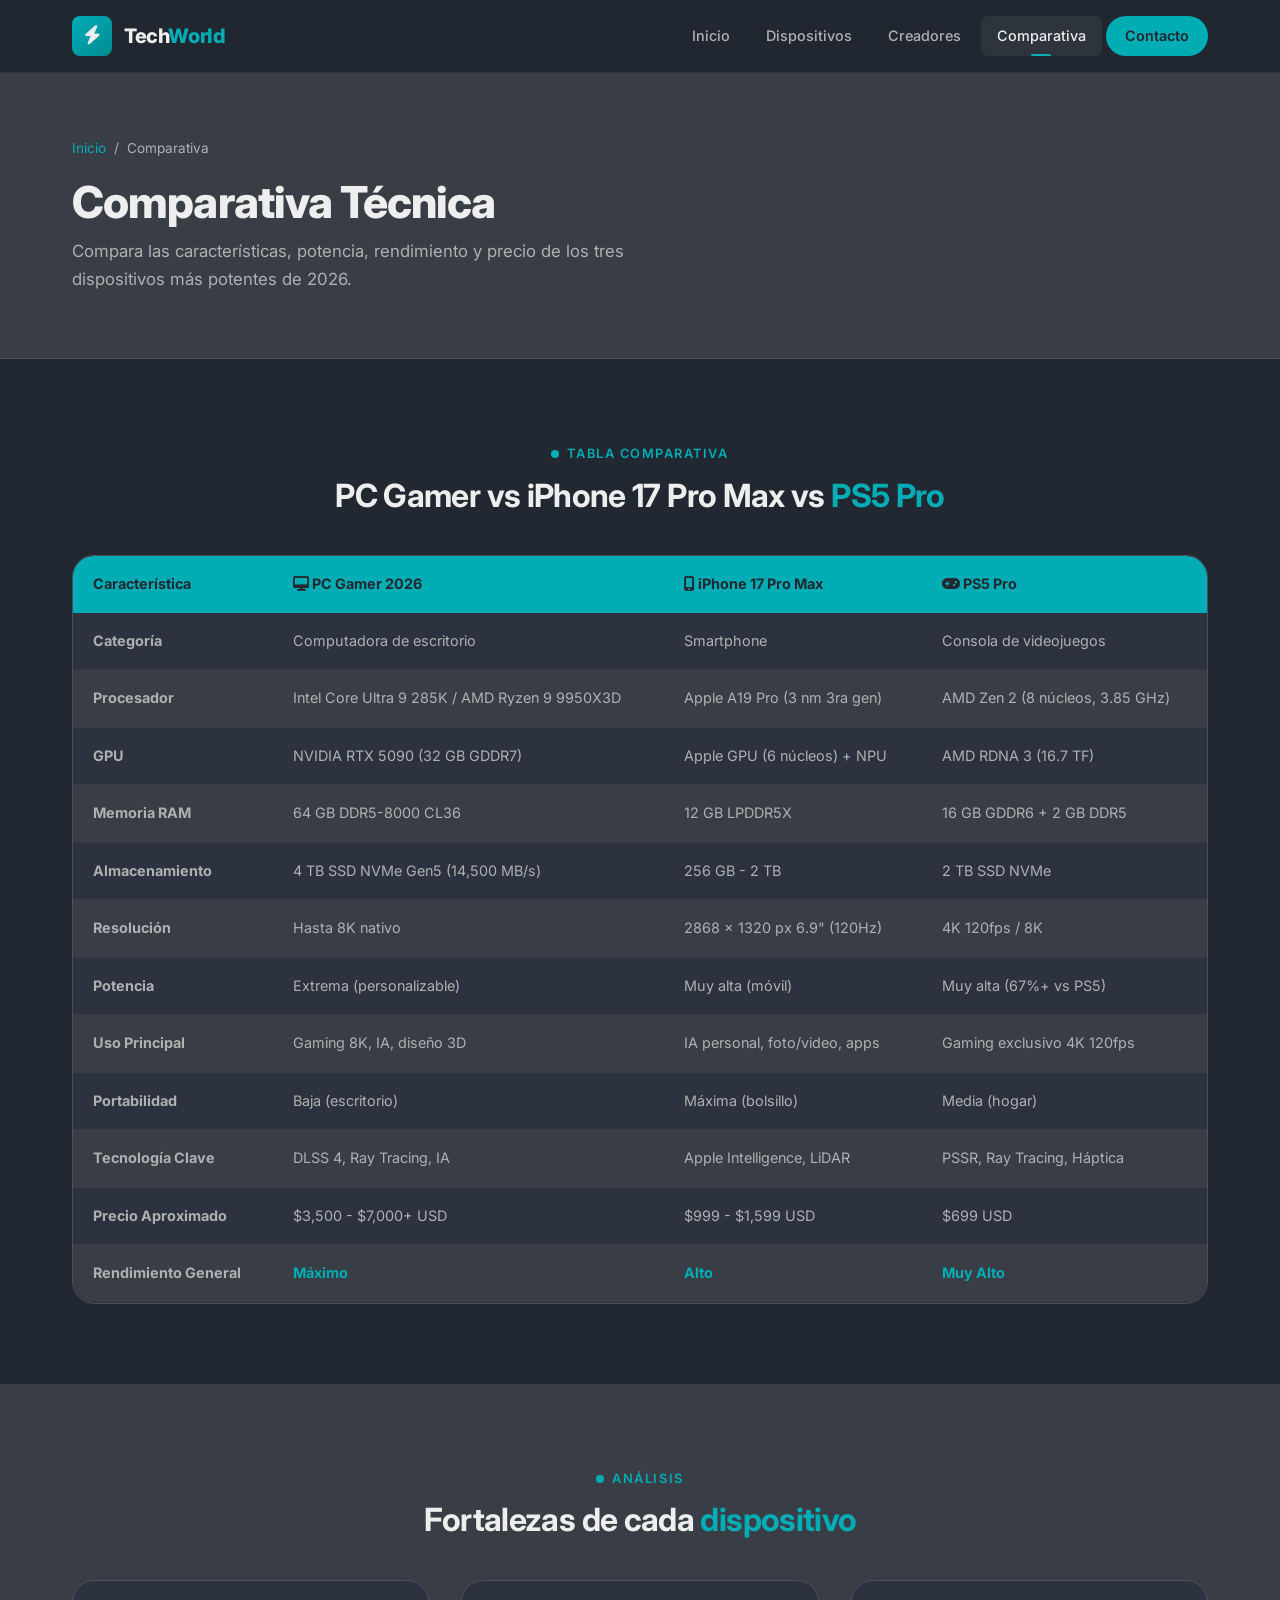
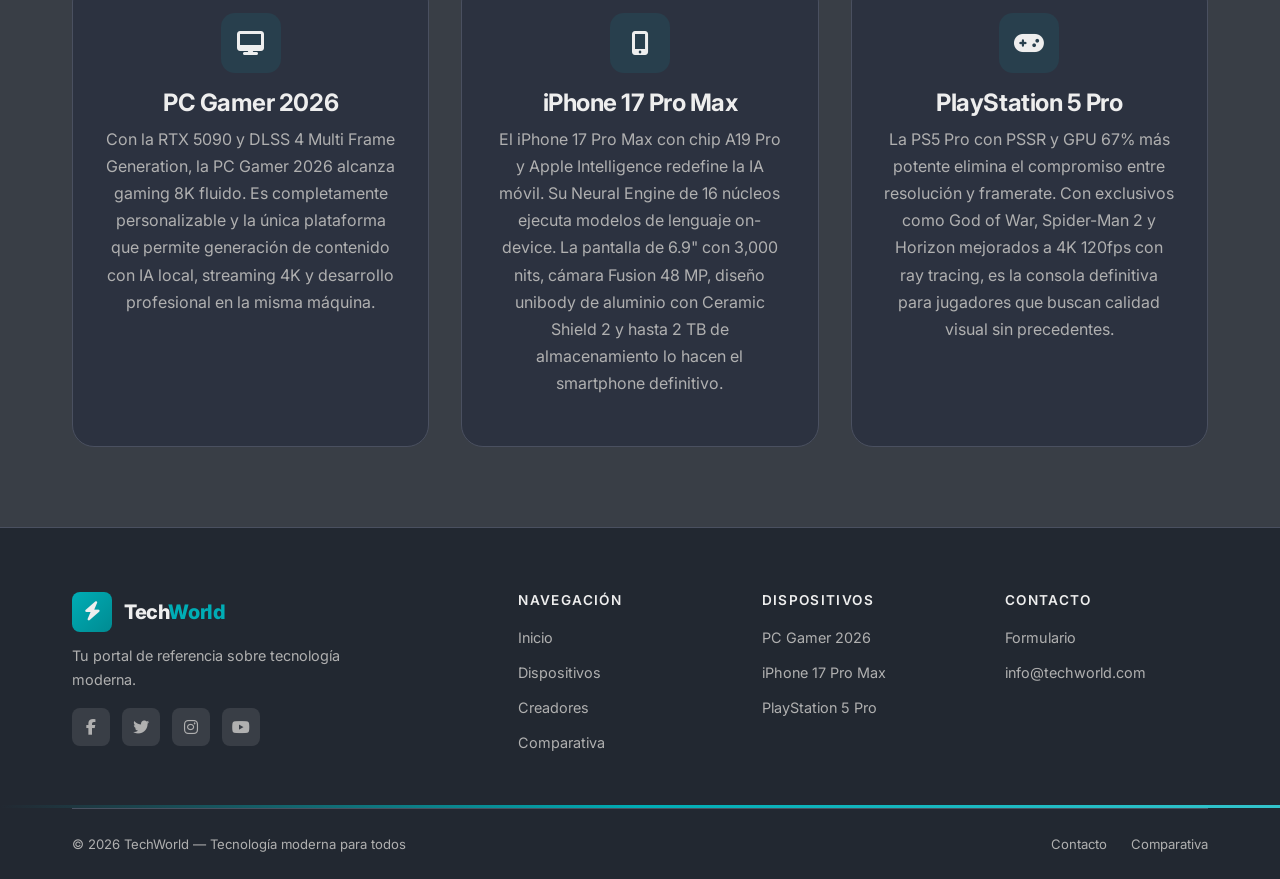
<file: pages/caracteristicas.html>
<!DOCTYPE html>
<html lang="es">
<head>
  <meta charset="UTF-8">
  <meta name="viewport" content="width=device-width, initial-scale=1.0">
  <title>Comparativa 2026 — PC Gamer RTX 5090 vs iPhone 17 Pro Max vs PS5 Pro | TechWorld</title>
  <meta name="description" content="Comparación técnica 2026: PC Gamer RTX 5090 vs iPhone 17 Pro Max vs PlayStation 5 Pro. Potencia, rendimiento, precio y tecnología.">
  <meta name="keywords" content="comparativa 2026, PC Gamer RTX 5090, iPhone 17 Pro Max vs PS5 Pro, hardware comparación, rendimiento dispositivos, tecnología moderna">
  <meta name="author" content="TechWorld">
  <meta name="robots" content="index, follow">
  <meta name="theme-color" content="#00ADB5">

  <meta property="og:title" content="Comparativa Técnica — TechWorld">
  <meta property="og:description" content="Compara PC Gamer RTX 5090, iPhone 17 Pro Max y PS5 Pro: potencia, rendimiento y precio.">
  <meta property="og:type" content="website">

  <link rel="preconnect" href="https://fonts.googleapis.com">
  <link rel="preconnect" href="https://fonts.gstatic.com" crossorigin>
  <link href="https://fonts.googleapis.com/css2?family=Inter:wght@300;400;500;600;700;800&display=swap" rel="stylesheet">
  <link rel="stylesheet" href="https://cdnjs.cloudflare.com/ajax/libs/font-awesome/6.5.1/css/all.min.css" crossorigin="anonymous" referrerpolicy="no-referrer">
  <link rel="stylesheet" href="../css/styles.css">
</head>
<body>

<!-- HEADER -->
<header class="header" role="navigation">
  <div class="container">
    <div class="header-inner">
      <a href="../index.html" class="logo" aria-label="TechWorld - Inicio">
        <div class="logo-icon"><i class="fas fa-bolt"></i></div>
        <div class="logo-text">Tech<span>World</span></div>
      </a>
      <nav class="nav-desktop" aria-label="Navegación principal">
        <a href="../index.html" class="nav-link">Inicio</a>
        <a href="dispositivos.html" class="nav-link">Dispositivos</a>
        <a href="creadores.html" class="nav-link">Creadores</a>
        <a href="caracteristicas.html" class="nav-link active">Comparativa</a>
        <a href="contacto.html" class="nav-link nav-cta">Contacto</a>
      </nav>
      <button class="hamburger" id="hamburger" aria-label="Abrir menú" aria-expanded="false">
        <span></span><span></span><span></span>
      </button>
    </div>
  </div>
</header>

<!-- MOBILE MENU -->
<div class="mobile-overlay" id="mobileOverlay"></div>
<nav class="mobile-menu" id="mobileMenu" aria-label="Menú móvil">
  <div class="mobile-menu-header">
    <a href="../index.html" class="logo">
      <div class="logo-icon"><i class="fas fa-bolt"></i></div>
      <div class="logo-text">Tech<span>World</span></div>
    </a>
    <button class="mobile-close" id="mobileClose" aria-label="Cerrar menú">&times;</button>
  </div>
  <div class="mobile-links">
    <a href="../index.html"><div class="m-ico"><i class="fas fa-home"></i></div>Inicio</a>
    <a href="dispositivos.html"><div class="m-ico"><i class="fas fa-laptop"></i></div>Dispositivos</a>
    <a href="creadores.html"><div class="m-ico"><i class="fas fa-building"></i></div>Creadores</a>
    <a href="caracteristicas.html" class="active"><div class="m-ico"><i class="fas fa-chart-bar"></i></div>Comparativa</a>
    <a href="contacto.html"><div class="m-ico"><i class="fas fa-envelope"></i></div>Contacto</a>
  </div>
</nav>

<main>
  <!-- PAGE HERO -->
  <section class="page-hero" aria-labelledby="page-title">
    <div class="container">
      <nav class="breadcrumb" aria-label="Ruta de navegación">
        <a href="../index.html">Inicio</a> <span>/</span> <span>Comparativa</span>
      </nav>
      <h1 id="page-title">Comparativa Técnica</h1>
      <p>Compara las características, potencia, rendimiento y precio de los tres dispositivos más potentes de 2026.</p>
    </div>
  </section>

  <!-- COMPARISON TABLE -->
  <section class="section" aria-labelledby="table-title">
    <div class="container">
      <div class="section-header" style="text-align:center; margin-bottom:2.5rem">
        <div class="section-eyebrow" style="justify-content:center"><div class="section-eyebrow-dot"></div> Tabla Comparativa</div>
        <h2 id="table-title" class="section-title reveal">PC Gamer vs iPhone 17 Pro Max vs <span class="em">PS5 Pro</span></h2>
      </div>

      <div class="comparison-table-wrapper reveal">
        <table class="comparison-table" aria-label="Comparativa técnica de dispositivos">
          <thead>
            <tr>
              <th scope="col">Característica</th>
              <th scope="col"><i class="fas fa-desktop"></i> PC Gamer 2026</th>
              <th scope="col"><i class="fas fa-mobile-alt"></i> iPhone 17 Pro Max</th>
              <th scope="col"><i class="fas fa-gamepad"></i> PS5 Pro</th>
            </tr>
          </thead>
          <tbody>
            <tr>
              <td><strong>Categoría</strong></td>
              <td>Computadora de escritorio</td>
              <td>Smartphone</td>
              <td>Consola de videojuegos</td>
            </tr>
            <tr>
              <td><strong>Procesador</strong></td>
              <td>Intel Core Ultra 9 285K / AMD Ryzen 9 9950X3D</td>
              <td>Apple A19 Pro (3 nm 3ra gen)</td>
              <td>AMD Zen 2 (8 núcleos, 3.85 GHz)</td>
            </tr>
            <tr>
              <td><strong>GPU</strong></td>
              <td>NVIDIA RTX 5090 (32 GB GDDR7)</td>
              <td>Apple GPU (6 núcleos) + NPU</td>
              <td>AMD RDNA 3 (16.7 TF)</td>
            </tr>
            <tr>
              <td><strong>Memoria RAM</strong></td>
              <td>64 GB DDR5-8000 CL36</td>
              <td>12 GB LPDDR5X</td>
              <td>16 GB GDDR6 + 2 GB DDR5</td>
            </tr>
            <tr>
              <td><strong>Almacenamiento</strong></td>
              <td>4 TB SSD NVMe Gen5 (14,500 MB/s)</td>
              <td>256 GB - 2 TB</td>
              <td>2 TB SSD NVMe</td>
            </tr>
            <tr>
              <td><strong>Resolución</strong></td>
              <td>Hasta 8K nativo</td>
              <td>2868 x 1320 px 6.9" (120Hz)</td>
              <td>4K 120fps / 8K</td>
            </tr>
            <tr>
              <td><strong>Potencia</strong></td>
              <td>Extrema (personalizable)</td>
              <td>Muy alta (móvil)</td>
              <td>Muy alta (67%+ vs PS5)</td>
            </tr>
            <tr>
              <td><strong>Uso Principal</strong></td>
              <td>Gaming 8K, IA, diseño 3D</td>
              <td>IA personal, foto/video, apps</td>
              <td>Gaming exclusivo 4K 120fps</td>
            </tr>
            <tr>
              <td><strong>Portabilidad</strong></td>
              <td>Baja (escritorio)</td>
              <td>Máxima (bolsillo)</td>
              <td>Media (hogar)</td>
            </tr>
            <tr>
              <td><strong>Tecnología Clave</strong></td>
              <td>DLSS 4, Ray Tracing, IA</td>
              <td>Apple Intelligence, LiDAR</td>
              <td>PSSR, Ray Tracing, Háptica</td>
            </tr>
            <tr>
              <td><strong>Precio Aproximado</strong></td>
              <td>$3,500 - $7,000+ USD</td>
              <td>$999 - $1,599 USD</td>
              <td>$699 USD</td>
            </tr>
            <tr>
              <td><strong>Rendimiento General</strong></td>
              <td style="color:#00ADB5;font-weight:700">Máximo</td>
              <td style="color:#00ADB5;font-weight:700">Alto</td>
              <td style="color:#00ADB5;font-weight:700">Muy Alto</td>
            </tr>
          </tbody>
        </table>
      </div>
    </div>
  </section>

  <!-- ANALYSIS CARDS -->
  <section class="section section-alt" aria-labelledby="analysis-title">
    <div class="container">
      <div class="section-header" style="text-align:center; margin-bottom:2.5rem">
        <div class="section-eyebrow" style="justify-content:center"><div class="section-eyebrow-dot"></div> Análisis</div>
        <h2 id="analysis-title" class="section-title reveal">Fortalezas de cada <span class="em">dispositivo</span></h2>
      </div>

      <div class="devices-grid">
        <article class="creator-card reveal reveal-delay-1">
          <div class="creator-icon"><i class="fas fa-desktop"></i></div>
          <h3>PC Gamer 2026</h3>
          <p>Con la RTX 5090 y DLSS 4 Multi Frame Generation, la PC Gamer 2026 alcanza gaming 8K fluido. Es completamente personalizable y la única plataforma que permite generación de contenido con IA local, streaming 4K y desarrollo profesional en la misma máquina.</p>
        </article>
        <article class="creator-card reveal reveal-delay-2">
          <div class="creator-icon"><i class="fas fa-mobile-alt"></i></div>
          <h3>iPhone 17 Pro Max</h3>
          <p>El iPhone 17 Pro Max con chip A19 Pro y Apple Intelligence redefine la IA móvil. Su Neural Engine de 16 núcleos ejecuta modelos de lenguaje on-device. La pantalla de 6.9" con 3,000 nits, cámara Fusion 48 MP, diseño unibody de aluminio con Ceramic Shield 2 y hasta 2 TB de almacenamiento lo hacen el smartphone definitivo.</p>
        </article>
        <article class="creator-card reveal reveal-delay-3">
          <div class="creator-icon"><i class="fas fa-gamepad"></i></div>
          <h3>PlayStation 5 Pro</h3>
          <p>La PS5 Pro con PSSR y GPU 67% más potente elimina el compromiso entre resolución y framerate. Con exclusivos como God of War, Spider-Man 2 y Horizon mejorados a 4K 120fps con ray tracing, es la consola definitiva para jugadores que buscan calidad visual sin precedentes.</p>
        </article>
      </div>
    </div>
  </section>
</main>

<!-- FOOTER -->
<footer class="footer" role="contentinfo">
  <div class="container">
    <div class="footer-grid">
      <div class="footer-brand">
        <a href="../index.html" class="logo">
          <div class="logo-icon"><i class="fas fa-bolt"></i></div>
          <div class="logo-text">Tech<span>World</span></div>
        </a>
        <p>Tu portal de referencia sobre tecnología moderna.</p>
        <div class="social-links">
          <a href="#" class="social-link" aria-label="Facebook"><i class="fab fa-facebook-f"></i></a>
          <a href="#" class="social-link" aria-label="Twitter"><i class="fab fa-twitter"></i></a>
          <a href="#" class="social-link" aria-label="Instagram"><i class="fab fa-instagram"></i></a>
          <a href="#" class="social-link" aria-label="YouTube"><i class="fab fa-youtube"></i></a>
        </div>
      </div>
      <div>
        <h5>Navegación</h5>
        <ul class="f-links">
          <li><a href="../index.html">Inicio</a></li>
          <li><a href="dispositivos.html">Dispositivos</a></li>
          <li><a href="creadores.html">Creadores</a></li>
          <li><a href="caracteristicas.html">Comparativa</a></li>
        </ul>
      </div>
      <div>
        <h5>Dispositivos</h5>
        <ul class="f-links">
          <li><a href="dispositivos.html">PC Gamer 2026</a></li>
          <li><a href="dispositivos.html">iPhone 17 Pro Max</a></li>
          <li><a href="dispositivos.html">PlayStation 5 Pro</a></li>
        </ul>
      </div>
      <div>
        <h5>Contacto</h5>
        <ul class="f-links">
          <li><a href="contacto.html">Formulario</a></li>
          <li><a href="mailto:info@techworld.com">info@techworld.com</a></li>
        </ul>
      </div>
    </div>
  </div>
  <div class="footer-gradient-bar" aria-hidden="true"></div>
  <div class="container">
    <div class="footer-bottom">
      <span>&copy; <span class="currentYear"></span> TechWorld &mdash; Tecnología moderna para todos</span>
      <div class="footer-bottom-links">
        <a href="contacto.html">Contacto</a>
        <a href="caracteristicas.html">Comparativa</a>
      </div>
    </div>
  </div>
</footer>

<button class="scroll-top" id="scrollTop" aria-label="Volver arriba"><i class="fas fa-arrow-up"></i></button>
<script src="../js/main.js"></script>
</body>
</html>
</file>
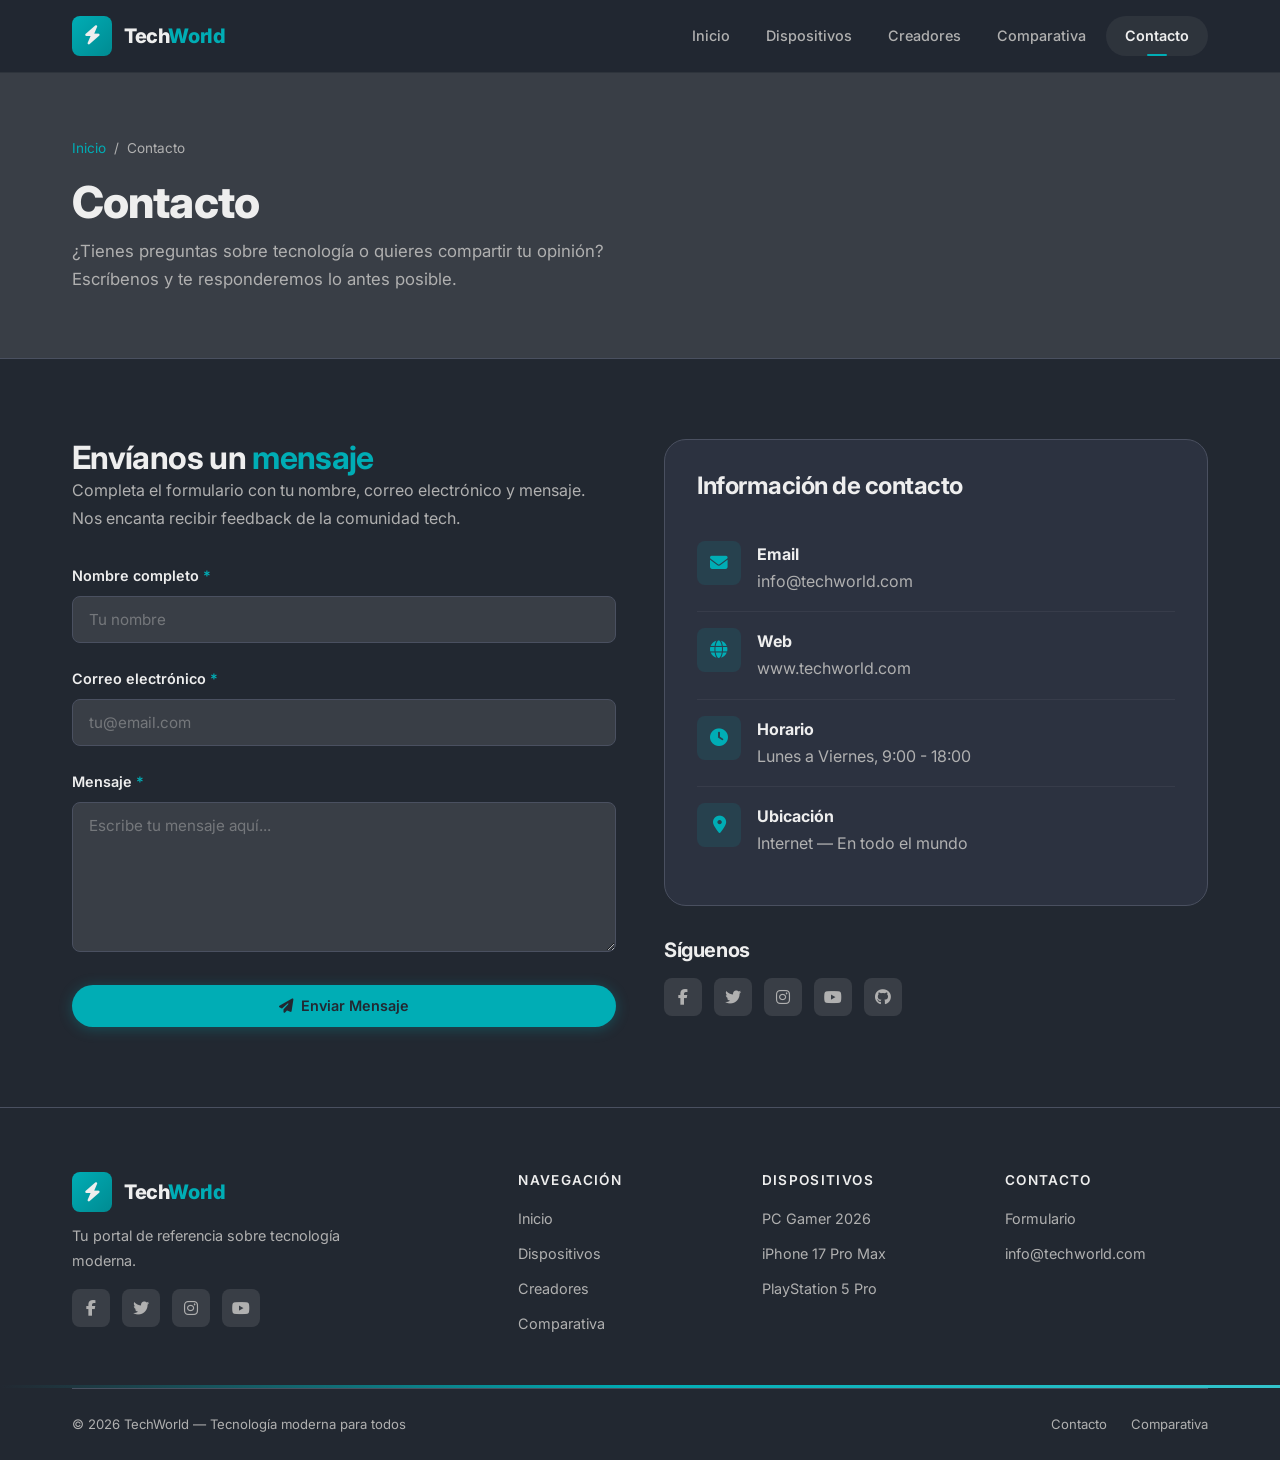
<file: pages/contacto.html>
<!DOCTYPE html>
<html lang="es">
<head>
  <meta charset="UTF-8">
  <meta name="viewport" content="width=device-width, initial-scale=1.0">
  <title>Contacto — Escríbenos sobre Tecnología | TechWorld</title>
  <meta name="description" content="Contáctanos para preguntas sobre tecnología, dispositivos electrónicos, PC Gamer, smartphones y consolas. Formulario de contacto directo.">
  <meta name="keywords" content="contacto TechWorld, preguntas tecnología, soporte técnico, formulario contacto, dispositivos electrónicos">
  <meta name="author" content="TechWorld">
  <meta name="robots" content="index, follow">
  <meta name="theme-color" content="#00ADB5">

  <meta property="og:title" content="Contacto — TechWorld">
  <meta property="og:description" content="Envíanos tus preguntas y comentarios sobre tecnología moderna.">
  <meta property="og:type" content="website">

  <link rel="preconnect" href="https://fonts.googleapis.com">
  <link rel="preconnect" href="https://fonts.gstatic.com" crossorigin>
  <link href="https://fonts.googleapis.com/css2?family=Inter:wght@300;400;500;600;700;800&display=swap" rel="stylesheet">
  <link rel="stylesheet" href="https://cdnjs.cloudflare.com/ajax/libs/font-awesome/6.5.1/css/all.min.css" crossorigin="anonymous" referrerpolicy="no-referrer">
  <link rel="stylesheet" href="../css/styles.css">
</head>
<body>

<!-- HEADER -->
<header class="header" role="navigation">
  <div class="container">
    <div class="header-inner">
      <a href="../index.html" class="logo" aria-label="TechWorld - Inicio">
        <div class="logo-icon"><i class="fas fa-bolt"></i></div>
        <div class="logo-text">Tech<span>World</span></div>
      </a>
      <nav class="nav-desktop" aria-label="Navegación principal">
        <a href="../index.html" class="nav-link">Inicio</a>
        <a href="dispositivos.html" class="nav-link">Dispositivos</a>
        <a href="creadores.html" class="nav-link">Creadores</a>
        <a href="caracteristicas.html" class="nav-link">Comparativa</a>
        <a href="contacto.html" class="nav-link nav-cta active">Contacto</a>
      </nav>
      <button class="hamburger" id="hamburger" aria-label="Abrir menú" aria-expanded="false">
        <span></span><span></span><span></span>
      </button>
    </div>
  </div>
</header>

<!-- MOBILE MENU -->
<div class="mobile-overlay" id="mobileOverlay"></div>
<nav class="mobile-menu" id="mobileMenu" aria-label="Menú móvil">
  <div class="mobile-menu-header">
    <a href="../index.html" class="logo">
      <div class="logo-icon"><i class="fas fa-bolt"></i></div>
      <div class="logo-text">Tech<span>World</span></div>
    </a>
    <button class="mobile-close" id="mobileClose" aria-label="Cerrar menú">&times;</button>
  </div>
  <div class="mobile-links">
    <a href="../index.html"><div class="m-ico"><i class="fas fa-home"></i></div>Inicio</a>
    <a href="dispositivos.html"><div class="m-ico"><i class="fas fa-laptop"></i></div>Dispositivos</a>
    <a href="creadores.html"><div class="m-ico"><i class="fas fa-building"></i></div>Creadores</a>
    <a href="caracteristicas.html"><div class="m-ico"><i class="fas fa-chart-bar"></i></div>Comparativa</a>
    <a href="contacto.html" class="active"><div class="m-ico"><i class="fas fa-envelope"></i></div>Contacto</a>
  </div>
</nav>

<main>
  <!-- PAGE HERO -->
  <section class="page-hero" aria-labelledby="page-title">
    <div class="container">
      <nav class="breadcrumb" aria-label="Ruta de navegación">
        <a href="../index.html">Inicio</a> <span>/</span> <span>Contacto</span>
      </nav>
      <h1 id="page-title">Contacto</h1>
      <p>¿Tienes preguntas sobre tecnología o quieres compartir tu opinión? Escríbenos y te responderemos lo antes posible.</p>
    </div>
  </section>

  <!-- CONTACT FORM -->
  <section class="section" aria-labelledby="form-title">
    <div class="container">
      <div class="contact-grid">
        <div>
          <h2 id="form-title" class="reveal">Envíanos un <span class="em">mensaje</span></h2>
          <p class="reveal" style="margin-bottom:2rem">Completa el formulario con tu nombre, correo electrónico y mensaje. Nos encanta recibir feedback de la comunidad tech.</p>

          <form id="contactForm" class="reveal" novalidate aria-label="Formulario de contacto">
            <div class="form-group">
              <label for="nombre" class="form-label">Nombre completo <span style="color:var(--accent)">*</span></label>
              <input type="text" id="nombre" name="nombre" class="form-input" placeholder="Tu nombre" required autocomplete="name" aria-required="true">
            </div>
            <div class="form-group">
              <label for="email" class="form-label">Correo electrónico <span style="color:var(--accent)">*</span></label>
              <input type="email" id="email" name="email" class="form-input" placeholder="tu@email.com" required autocomplete="email" aria-required="true">
            </div>
            <div class="form-group">
              <label for="mensaje" class="form-label">Mensaje <span style="color:var(--accent)">*</span></label>
              <textarea id="mensaje" name="mensaje" class="form-textarea" placeholder="Escribe tu mensaje aquí..." required aria-required="true"></textarea>
            </div>
            <button type="submit" class="btn btn-primary" style="width:100%">
              <i class="fas fa-paper-plane"></i> Enviar Mensaje
            </button>
          </form>
        </div>

        <div class="reveal">
          <div class="contact-info-card">
            <h3 style="margin-bottom:1.5rem">Información de contacto</h3>
            <div class="contact-info-item">
              <div class="contact-info-icon"><i class="fas fa-envelope"></i></div>
              <div>
                <strong>Email</strong>
                <p style="margin:0">info@techworld.com</p>
              </div>
            </div>
            <div class="contact-info-item">
              <div class="contact-info-icon"><i class="fas fa-globe"></i></div>
              <div>
                <strong>Web</strong>
                <p style="margin:0">www.techworld.com</p>
              </div>
            </div>
            <div class="contact-info-item">
              <div class="contact-info-icon"><i class="fas fa-clock"></i></div>
              <div>
                <strong>Horario</strong>
                <p style="margin:0">Lunes a Viernes, 9:00 - 18:00</p>
              </div>
            </div>
            <div class="contact-info-item">
              <div class="contact-info-icon"><i class="fas fa-map-marker-alt"></i></div>
              <div>
                <strong>Ubicación</strong>
                <p style="margin:0">Internet — En todo el mundo</p>
              </div>
            </div>
          </div>

          <div style="margin-top:2rem">
            <h4 style="margin-bottom:1rem">Síguenos</h4>
            <div class="social-links">
              <a href="#" class="social-link" aria-label="Facebook"><i class="fab fa-facebook-f"></i></a>
              <a href="#" class="social-link" aria-label="Twitter"><i class="fab fa-twitter"></i></a>
              <a href="#" class="social-link" aria-label="Instagram"><i class="fab fa-instagram"></i></a>
              <a href="#" class="social-link" aria-label="YouTube"><i class="fab fa-youtube"></i></a>
              <a href="#" class="social-link" aria-label="GitHub"><i class="fab fa-github"></i></a>
            </div>
          </div>
        </div>
      </div>
    </div>
  </section>
</main>

<!-- FOOTER -->
<footer class="footer" role="contentinfo">
  <div class="container">
    <div class="footer-grid">
      <div class="footer-brand">
        <a href="../index.html" class="logo">
          <div class="logo-icon"><i class="fas fa-bolt"></i></div>
          <div class="logo-text">Tech<span>World</span></div>
        </a>
        <p>Tu portal de referencia sobre tecnología moderna.</p>
        <div class="social-links">
          <a href="#" class="social-link" aria-label="Facebook"><i class="fab fa-facebook-f"></i></a>
          <a href="#" class="social-link" aria-label="Twitter"><i class="fab fa-twitter"></i></a>
          <a href="#" class="social-link" aria-label="Instagram"><i class="fab fa-instagram"></i></a>
          <a href="#" class="social-link" aria-label="YouTube"><i class="fab fa-youtube"></i></a>
        </div>
      </div>
      <div>
        <h5>Navegación</h5>
        <ul class="f-links">
          <li><a href="../index.html">Inicio</a></li>
          <li><a href="dispositivos.html">Dispositivos</a></li>
          <li><a href="creadores.html">Creadores</a></li>
          <li><a href="caracteristicas.html">Comparativa</a></li>
        </ul>
      </div>
      <div>
        <h5>Dispositivos</h5>
        <ul class="f-links">
          <li><a href="dispositivos.html">PC Gamer 2026</a></li>
          <li><a href="dispositivos.html">iPhone 17 Pro Max</a></li>
          <li><a href="dispositivos.html">PlayStation 5 Pro</a></li>
        </ul>
      </div>
      <div>
        <h5>Contacto</h5>
        <ul class="f-links">
          <li><a href="contacto.html">Formulario</a></li>
          <li><a href="mailto:info@techworld.com">info@techworld.com</a></li>
        </ul>
      </div>
    </div>
  </div>
  <div class="footer-gradient-bar" aria-hidden="true"></div>
  <div class="container">
    <div class="footer-bottom">
      <span>&copy; <span class="currentYear"></span> TechWorld &mdash; Tecnología moderna para todos</span>
      <div class="footer-bottom-links">
        <a href="contacto.html">Contacto</a>
        <a href="caracteristicas.html">Comparativa</a>
      </div>
    </div>
  </div>
</footer>

<button class="scroll-top" id="scrollTop" aria-label="Volver arriba"><i class="fas fa-arrow-up"></i></button>
<script src="../js/main.js"></script>
</body>
</html>
</file>
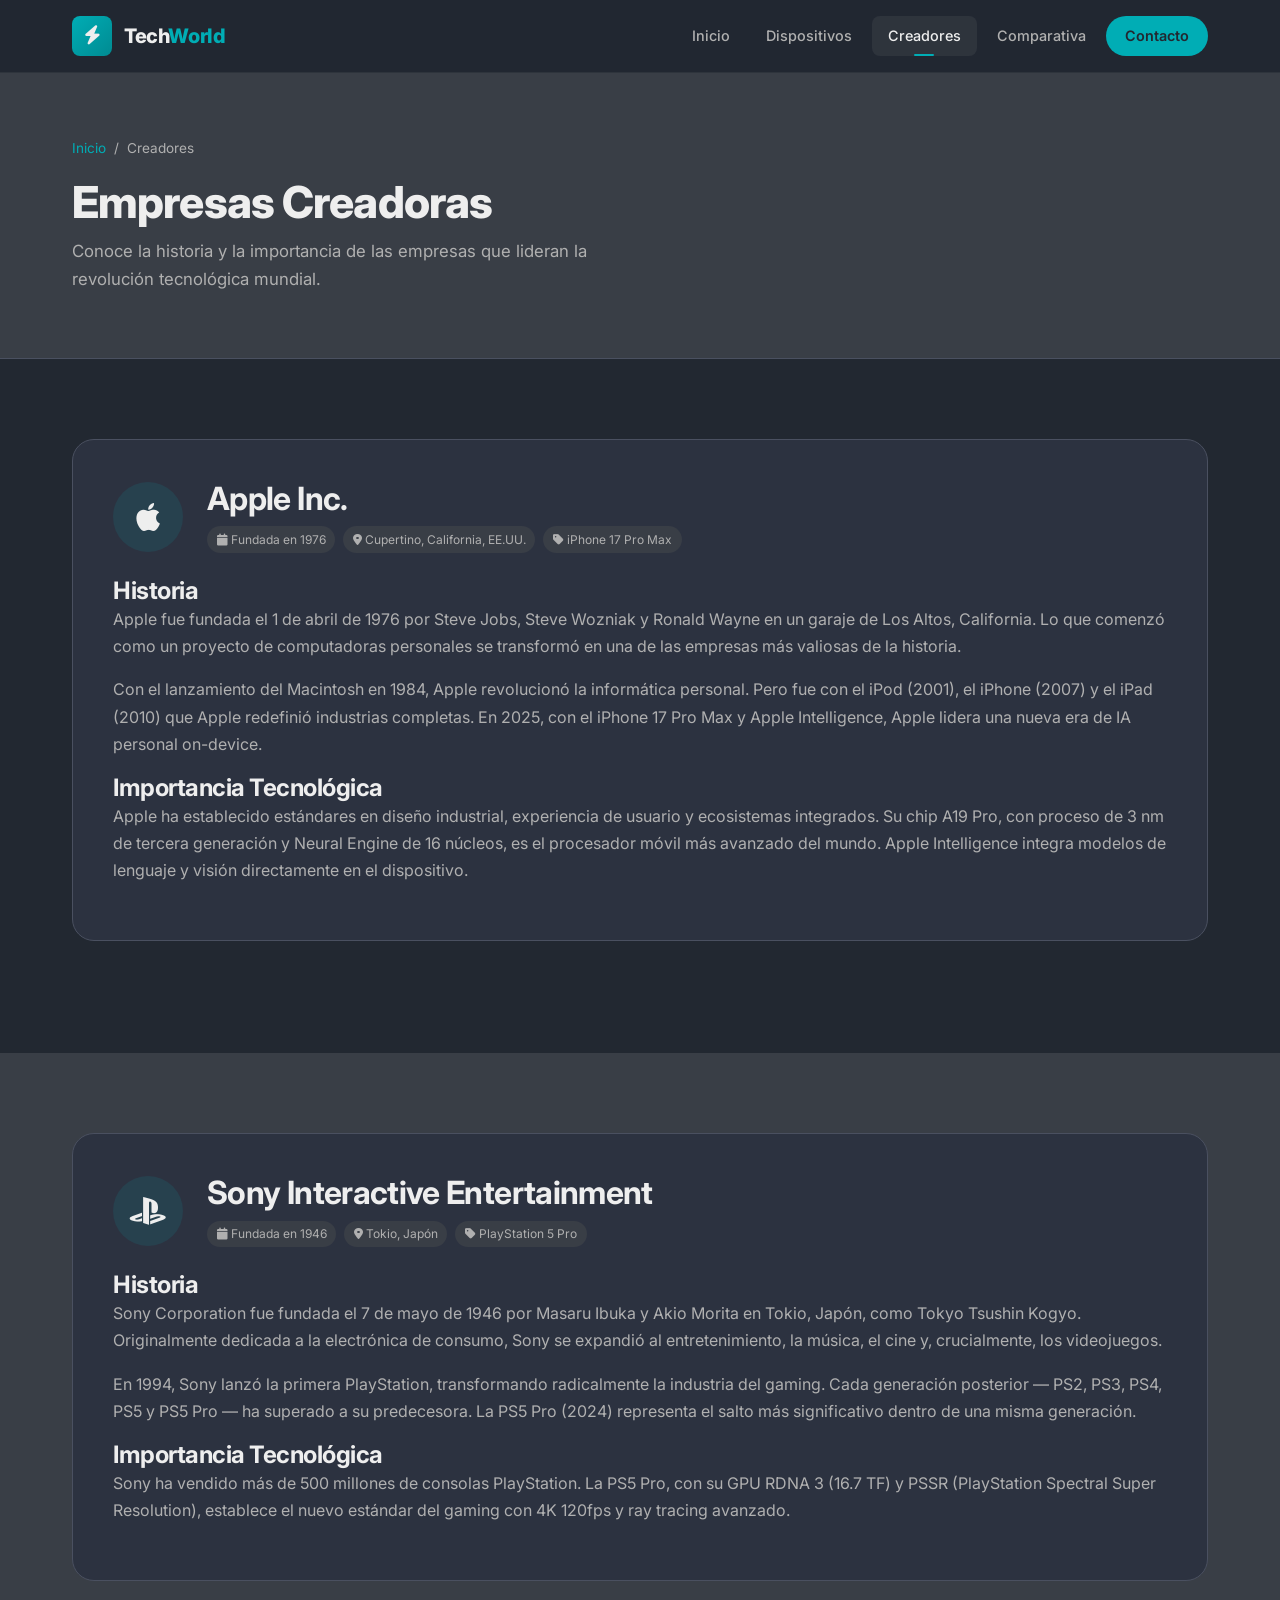
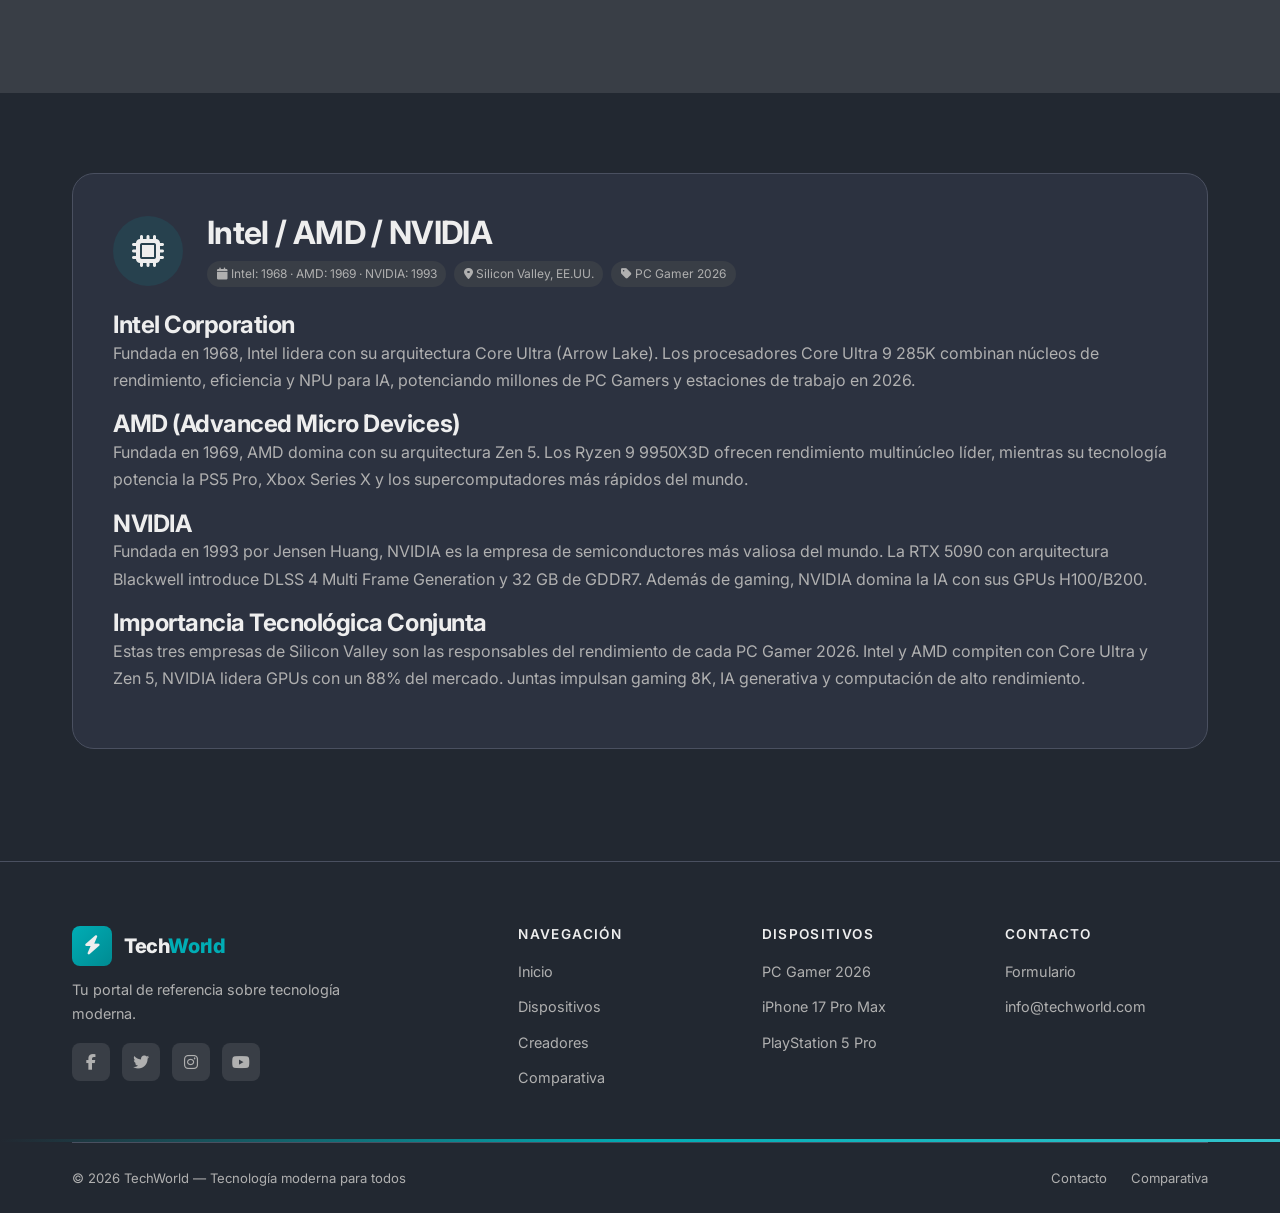
<file: pages/creadores.html>
<!DOCTYPE html>
<html lang="es">
<head>
  <meta charset="UTF-8">
  <meta name="viewport" content="width=device-width, initial-scale=1.0">
  <title>Empresas Creadoras — Apple, Sony, Intel, AMD, NVIDIA | TechWorld</title>
  <meta name="description" content="Conoce las empresas detrás de los dispositivos más potentes de 2026: Apple (iPhone 17 Pro Max), Sony (PS5 Pro), Intel, AMD y NVIDIA (RTX 5090). Historia e importancia.">
  <meta name="keywords" content="Apple, Sony, Intel, AMD, NVIDIA, empresas tecnológicas, creadores de hardware, historia tecnológica, innovación">
  <meta name="author" content="TechWorld">
  <meta name="robots" content="index, follow">
  <meta name="theme-color" content="#00ADB5">

  <meta property="og:title" content="Empresas Creadoras — TechWorld">
  <meta property="og:description" content="Historia e importancia de Apple, Sony, Intel, AMD y NVIDIA.">
  <meta property="og:type" content="website">

  <link rel="preconnect" href="https://fonts.googleapis.com">
  <link rel="preconnect" href="https://fonts.gstatic.com" crossorigin>
  <link href="https://fonts.googleapis.com/css2?family=Inter:wght@300;400;500;600;700;800&display=swap" rel="stylesheet">
  <link rel="stylesheet" href="https://cdnjs.cloudflare.com/ajax/libs/font-awesome/6.5.1/css/all.min.css" crossorigin="anonymous" referrerpolicy="no-referrer">
  <link rel="stylesheet" href="../css/styles.css">
</head>
<body>

<!-- HEADER -->
<header class="header" role="navigation">
  <div class="container">
    <div class="header-inner">
      <a href="../index.html" class="logo" aria-label="TechWorld - Inicio">
        <div class="logo-icon"><i class="fas fa-bolt"></i></div>
        <div class="logo-text">Tech<span>World</span></div>
      </a>
      <nav class="nav-desktop" aria-label="Navegación principal">
        <a href="../index.html" class="nav-link">Inicio</a>
        <a href="dispositivos.html" class="nav-link">Dispositivos</a>
        <a href="creadores.html" class="nav-link active">Creadores</a>
        <a href="caracteristicas.html" class="nav-link">Comparativa</a>
        <a href="contacto.html" class="nav-link nav-cta">Contacto</a>
      </nav>
      <button class="hamburger" id="hamburger" aria-label="Abrir menú" aria-expanded="false">
        <span></span><span></span><span></span>
      </button>
    </div>
  </div>
</header>

<!-- MOBILE MENU -->
<div class="mobile-overlay" id="mobileOverlay"></div>
<nav class="mobile-menu" id="mobileMenu" aria-label="Menú móvil">
  <div class="mobile-menu-header">
    <a href="../index.html" class="logo">
      <div class="logo-icon"><i class="fas fa-bolt"></i></div>
      <div class="logo-text">Tech<span>World</span></div>
    </a>
    <button class="mobile-close" id="mobileClose" aria-label="Cerrar menú">&times;</button>
  </div>
  <div class="mobile-links">
    <a href="../index.html"><div class="m-ico"><i class="fas fa-home"></i></div>Inicio</a>
    <a href="dispositivos.html"><div class="m-ico"><i class="fas fa-laptop"></i></div>Dispositivos</a>
    <a href="creadores.html" class="active"><div class="m-ico"><i class="fas fa-building"></i></div>Creadores</a>
    <a href="caracteristicas.html"><div class="m-ico"><i class="fas fa-chart-bar"></i></div>Comparativa</a>
    <a href="contacto.html"><div class="m-ico"><i class="fas fa-envelope"></i></div>Contacto</a>
  </div>
</nav>

<main>
  <!-- PAGE HERO -->
  <section class="page-hero" aria-labelledby="page-title">
    <div class="container">
      <nav class="breadcrumb" aria-label="Ruta de navegación">
        <a href="../index.html">Inicio</a> <span>/</span> <span>Creadores</span>
      </nav>
      <h1 id="page-title">Empresas Creadoras</h1>
      <p>Conoce la historia y la importancia de las empresas que lideran la revolución tecnológica mundial.</p>
    </div>
  </section>

  <!-- APPLE -->
  <section class="section" aria-labelledby="apple-title">
    <div class="container">
      <article class="creator-detail reveal">
        <div class="creator-detail-header">
          <div class="creator-logo-circle"><i class="fab fa-apple"></i></div>
          <div>
            <h2 id="apple-title">Apple Inc.</h2>
            <div class="creator-meta-tags">
              <span class="creator-meta-tag"><i class="fas fa-calendar"></i> Fundada en 1976</span>
              <span class="creator-meta-tag"><i class="fas fa-map-marker-alt"></i> Cupertino, California, EE.UU.</span>
              <span class="creator-meta-tag"><i class="fas fa-tag"></i> iPhone 17 Pro Max</span>
            </div>
          </div>
        </div>
        <h3>Historia</h3>
        <p>Apple fue fundada el 1 de abril de 1976 por Steve Jobs, Steve Wozniak y Ronald Wayne en un garaje de Los Altos, California. Lo que comenzó como un proyecto de computadoras personales se transformó en una de las empresas más valiosas de la historia.</p>
        <p>Con el lanzamiento del Macintosh en 1984, Apple revolucionó la informática personal. Pero fue con el iPod (2001), el iPhone (2007) y el iPad (2010) que Apple redefinió industrias completas. En 2025, con el iPhone 17 Pro Max y Apple Intelligence, Apple lidera una nueva era de IA personal on-device.</p>
        <h3>Importancia Tecnológica</h3>
        <p>Apple ha establecido estándares en diseño industrial, experiencia de usuario y ecosistemas integrados. Su chip A19 Pro, con proceso de 3 nm de tercera generación y Neural Engine de 16 núcleos, es el procesador móvil más avanzado del mundo. Apple Intelligence integra modelos de lenguaje y visión directamente en el dispositivo.</p>
      </article>
    </div>
  </section>

  <!-- SONY -->
  <section class="section section-alt" aria-labelledby="sony-title">
    <div class="container">
      <article class="creator-detail reveal">
        <div class="creator-detail-header">
          <div class="creator-logo-circle"><i class="fab fa-playstation"></i></div>
          <div>
            <h2 id="sony-title">Sony Interactive Entertainment</h2>
            <div class="creator-meta-tags">
              <span class="creator-meta-tag"><i class="fas fa-calendar"></i> Fundada en 1946</span>
              <span class="creator-meta-tag"><i class="fas fa-map-marker-alt"></i> Tokio, Japón</span>
              <span class="creator-meta-tag"><i class="fas fa-tag"></i> PlayStation 5 Pro</span>
            </div>
          </div>
        </div>
        <h3>Historia</h3>
        <p>Sony Corporation fue fundada el 7 de mayo de 1946 por Masaru Ibuka y Akio Morita en Tokio, Japón, como Tokyo Tsushin Kogyo. Originalmente dedicada a la electrónica de consumo, Sony se expandió al entretenimiento, la música, el cine y, crucialmente, los videojuegos.</p>
        <p>En 1994, Sony lanzó la primera PlayStation, transformando radicalmente la industria del gaming. Cada generación posterior — PS2, PS3, PS4, PS5 y PS5 Pro — ha superado a su predecesora. La PS5 Pro (2024) representa el salto más significativo dentro de una misma generación.</p>
        <h3>Importancia Tecnológica</h3>
        <p>Sony ha vendido más de 500 millones de consolas PlayStation. La PS5 Pro, con su GPU RDNA 3 (16.7 TF) y PSSR (PlayStation Spectral Super Resolution), establece el nuevo estándar del gaming con 4K 120fps y ray tracing avanzado.</p>
      </article>
    </div>
  </section>

  <!-- INTEL / AMD / NVIDIA -->
  <section class="section" aria-labelledby="hardware-title">
    <div class="container">
      <article class="creator-detail reveal">
        <div class="creator-detail-header">
          <div class="creator-logo-circle"><i class="fas fa-microchip"></i></div>
          <div>
            <h2 id="hardware-title">Intel / AMD / NVIDIA</h2>
            <div class="creator-meta-tags">
              <span class="creator-meta-tag"><i class="fas fa-calendar"></i> Intel: 1968 · AMD: 1969 · NVIDIA: 1993</span>
              <span class="creator-meta-tag"><i class="fas fa-map-marker-alt"></i> Silicon Valley, EE.UU.</span>
              <span class="creator-meta-tag"><i class="fas fa-tag"></i> PC Gamer 2026</span>
            </div>
          </div>
        </div>
        <h3>Intel Corporation</h3>
        <p>Fundada en 1968, Intel lidera con su arquitectura Core Ultra (Arrow Lake). Los procesadores Core Ultra 9 285K combinan núcleos de rendimiento, eficiencia y NPU para IA, potenciando millones de PC Gamers y estaciones de trabajo en 2026.</p>
        <h3>AMD (Advanced Micro Devices)</h3>
        <p>Fundada en 1969, AMD domina con su arquitectura Zen 5. Los Ryzen 9 9950X3D ofrecen rendimiento multinúcleo líder, mientras su tecnología potencia la PS5 Pro, Xbox Series X y los supercomputadores más rápidos del mundo.</p>
        <h3>NVIDIA</h3>
        <p>Fundada en 1993 por Jensen Huang, NVIDIA es la empresa de semiconductores más valiosa del mundo. La RTX 5090 con arquitectura Blackwell introduce DLSS 4 Multi Frame Generation y 32 GB de GDDR7. Además de gaming, NVIDIA domina la IA con sus GPUs H100/B200.</p>
        <h3>Importancia Tecnológica Conjunta</h3>
        <p>Estas tres empresas de Silicon Valley son las responsables del rendimiento de cada PC Gamer 2026. Intel y AMD compiten con Core Ultra y Zen 5, NVIDIA lidera GPUs con un 88% del mercado. Juntas impulsan gaming 8K, IA generativa y computación de alto rendimiento.</p>
      </article>
    </div>
  </section>
</main>

<!-- FOOTER -->
<footer class="footer" role="contentinfo">
  <div class="container">
    <div class="footer-grid">
      <div class="footer-brand">
        <a href="../index.html" class="logo">
          <div class="logo-icon"><i class="fas fa-bolt"></i></div>
          <div class="logo-text">Tech<span>World</span></div>
        </a>
        <p>Tu portal de referencia sobre tecnología moderna.</p>
        <div class="social-links">
          <a href="#" class="social-link" aria-label="Facebook"><i class="fab fa-facebook-f"></i></a>
          <a href="#" class="social-link" aria-label="Twitter"><i class="fab fa-twitter"></i></a>
          <a href="#" class="social-link" aria-label="Instagram"><i class="fab fa-instagram"></i></a>
          <a href="#" class="social-link" aria-label="YouTube"><i class="fab fa-youtube"></i></a>
        </div>
      </div>
      <div>
        <h5>Navegación</h5>
        <ul class="f-links">
          <li><a href="../index.html">Inicio</a></li>
          <li><a href="dispositivos.html">Dispositivos</a></li>
          <li><a href="creadores.html">Creadores</a></li>
          <li><a href="caracteristicas.html">Comparativa</a></li>
        </ul>
      </div>
      <div>
        <h5>Dispositivos</h5>
        <ul class="f-links">
          <li><a href="dispositivos.html">PC Gamer 2026</a></li>
          <li><a href="dispositivos.html">iPhone 17 Pro Max</a></li>
          <li><a href="dispositivos.html">PlayStation 5 Pro</a></li>
        </ul>
      </div>
      <div>
        <h5>Contacto</h5>
        <ul class="f-links">
          <li><a href="contacto.html">Formulario</a></li>
          <li><a href="mailto:info@techworld.com">info@techworld.com</a></li>
        </ul>
      </div>
    </div>
  </div>
  <div class="footer-gradient-bar" aria-hidden="true"></div>
  <div class="container">
    <div class="footer-bottom">
      <span>&copy; <span class="currentYear"></span> TechWorld &mdash; Tecnología moderna para todos</span>
      <div class="footer-bottom-links">
        <a href="contacto.html">Contacto</a>
        <a href="caracteristicas.html">Comparativa</a>
      </div>
    </div>
  </div>
</footer>

<button class="scroll-top" id="scrollTop" aria-label="Volver arriba"><i class="fas fa-arrow-up"></i></button>
<script src="../js/main.js"></script>
</body>
</html>
</file>
<file: css/styles.css>
/* ═══════════════════════════════════════════════════════
   TECHWORLD - DESIGN SYSTEM
   Modern Technology Theme
   ═══════════════════════════════════════════════════════ */

:root {
  --bg-primary:   #222831;
  --bg-section:   #393E46;
  --accent:       #00ADB5;
  --text-primary: #EEEEEE;
  --text-muted:   #b0b0b0;
  --accent-dark:  #008b92;
  --accent-light: #33c4cc;
  --card-bg:      #2c3240;
  --border-color: #4a5060;

  --font-head: 'Inter', 'Segoe UI', sans-serif;
  --font-body: 'Inter', 'Segoe UI', sans-serif;

  --r-sm:   8px;
  --r-md:   14px;
  --r-lg:   22px;
  --r-xl:   32px;
  --r-full: 9999px;

  --sh-sm: 0 2px 12px rgba(0,0,0,.2);
  --sh-md: 0 6px 28px rgba(0,0,0,.25);
  --sh-lg: 0 16px 56px rgba(0,0,0,.3);

  --header-height: 72px;
  --container-width: 1200px;
  --transition: all .3s cubic-bezier(.4,0,.2,1);
}

/* ─── BASE RESET ─── */
*, *::before, *::after {
  box-sizing: border-box;
  margin: 0;
  padding: 0;
}

html {
  scroll-behavior: smooth;
  font-size: 16px;
}

body {
  font-family: var(--font-body);
  background: var(--bg-primary);
  color: var(--text-primary);
  overflow-x: hidden;
  -webkit-font-smoothing: antialiased;
  line-height: 1.7;
}

/* ─── TYPOGRAPHY ─── */
h1, h2, h3, h4, h5, h6 {
  font-family: var(--font-head);
  font-weight: 700;
  line-height: 1.2;
  letter-spacing: -0.02em;
  color: var(--text-primary);
}

h1 { font-size: 2.75rem; font-weight: 800; }
h2 { font-size: 2rem; font-weight: 700; }
h3 { font-size: 1.5rem; }
h4 { font-size: 1.25rem; }
h5 { font-size: 1rem; font-weight: 600; }

p {
  color: var(--text-muted);
  margin-bottom: 1rem;
}

a {
  color: var(--accent);
  text-decoration: none;
  transition: var(--transition);
}

a:hover {
  color: var(--accent-light);
}

a:focus-visible {
  outline: 2px solid var(--accent);
  outline-offset: 2px;
}

img {
  max-width: 100%;
  height: auto;
  display: block;
}

ul, ol { list-style: none; }

::selection {
  background: var(--accent);
  color: var(--bg-primary);
}

/* ─── UTILITIES ─── */
.container {
  max-width: var(--container-width);
  margin: 0 auto;
  padding: 0 2rem;
}

.sr-only {
  position: absolute;
  width: 1px;
  height: 1px;
  padding: 0;
  margin: -1px;
  overflow: hidden;
  clip: rect(0,0,0,0);
  white-space: nowrap;
  border: 0;
}

.section-eyebrow {
  display: inline-flex;
  align-items: center;
  gap: .5rem;
  font-size: .8rem;
  font-weight: 600;
  text-transform: uppercase;
  letter-spacing: .12em;
  color: var(--accent);
  margin-bottom: .75rem;
}

.section-eyebrow-dot {
  width: 8px;
  height: 8px;
  border-radius: 50%;
  background: var(--accent);
}

.section-title {
  margin-bottom: 1rem;
}

.section-sub {
  max-width: 600px;
  color: var(--text-muted);
  font-size: 1.05rem;
}

.em {
  color: var(--accent);
}

/* ─── BUTTONS ─── */
.btn {
  display: inline-flex;
  align-items: center;
  justify-content: center;
  gap: .5rem;
  padding: .8rem 1.8rem;
  font-family: var(--font-body);
  font-weight: 600;
  font-size: .9rem;
  border-radius: var(--r-full);
  cursor: pointer;
  transition: var(--transition);
  border: none;
  text-decoration: none;
}

.btn-primary {
  background: var(--accent);
  color: var(--bg-primary);
  box-shadow: 0 2px 14px rgba(0,173,181,.3);
}

.btn-primary:hover {
  background: var(--accent-light);
  color: var(--bg-primary);
  transform: translateY(-2px);
  box-shadow: 0 6px 24px rgba(0,173,181,.4);
}

.btn-outline {
  background: transparent;
  border: 2px solid var(--accent);
  color: var(--accent);
}

.btn-outline:hover {
  background: var(--accent);
  color: var(--bg-primary);
}

/* ─── TOP BAR ─── */
.topbar {
  background: rgba(34,40,49,.95);
  border-bottom: 1px solid rgba(255,255,255,.06);
  padding: .5rem 0;
  font-size: .75rem;
  font-weight: 500;
  color: var(--text-muted);
}

.topbar-inner {
  display: flex;
  justify-content: space-between;
  align-items: center;
  flex-wrap: wrap;
  gap: .75rem;
}

.topbar-left, .topbar-right {
  display: flex;
  gap: 1.5rem;
  align-items: center;
}

.topbar a {
  color: var(--text-muted);
  transition: color .2s;
}

.topbar a:hover {
  color: var(--accent);
}

.topbar-divider {
  width: 1px;
  height: 14px;
  background: rgba(255,255,255,.1);
}

/* ─── HEADER ─── */
.header {
  position: sticky;
  top: 0;
  width: 100%;
  z-index: 200;
  background: rgba(34,40,49,.96);
  backdrop-filter: blur(12px);
  -webkit-backdrop-filter: blur(12px);
  border-bottom: 1px solid rgba(255,255,255,.06);
  transition: var(--transition);
}

.header.is-scrolled {
  box-shadow: 0 4px 20px rgba(0,0,0,.3);
}

.header-inner {
  display: flex;
  align-items: center;
  justify-content: space-between;
  height: var(--header-height);
}

.logo {
  display: flex;
  align-items: center;
  gap: .75rem;
  color: var(--text-primary);
  text-decoration: none;
}

.logo:hover { color: var(--accent); }

.logo-icon {
  width: 40px;
  height: 40px;
  background: linear-gradient(135deg, var(--accent), var(--accent-dark));
  border-radius: var(--r-sm);
  display: flex;
  align-items: center;
  justify-content: center;
  font-size: 1.2rem;
}

.logo-text {
  font-size: 1.25rem;
  font-weight: 800;
  letter-spacing: -0.02em;
}

.logo-text span { color: var(--accent); }

/* ─── NAVIGATION ─── */
.nav-desktop {
  display: flex;
  align-items: center;
  gap: .25rem;
}

.nav-link {
  padding: .5rem 1rem;
  font-size: .9rem;
  font-weight: 500;
  color: var(--text-muted);
  border-radius: var(--r-sm);
  transition: var(--transition);
  position: relative;
}

.nav-link:hover,
.nav-link.active {
  color: var(--text-primary);
  background: rgba(255,255,255,.06);
}

.nav-link.active::after {
  content: '';
  position: absolute;
  bottom: 0;
  left: 50%;
  transform: translateX(-50%);
  width: 20px;
  height: 2px;
  background: var(--accent);
  border-radius: 2px;
}

.nav-cta {
  background: var(--accent);
  color: var(--bg-primary);
  font-weight: 600;
  padding: .5rem 1.2rem;
  border-radius: var(--r-full);
}

.nav-cta:hover {
  background: var(--accent-light);
  color: var(--bg-primary);
  transform: translateY(-1px);
}

/* ─── HAMBURGER ─── */
.hamburger {
  display: none;
  flex-direction: column;
  gap: 5px;
  background: none;
  border: none;
  cursor: pointer;
  padding: 8px;
}

.hamburger span {
  width: 24px;
  height: 2px;
  background: var(--text-primary);
  border-radius: 2px;
  transition: var(--transition);
}

/* ─── MOBILE MENU ─── */
.mobile-menu {
  position: fixed;
  top: 0;
  right: -100%;
  width: 300px;
  height: 100vh;
  background: var(--bg-primary);
  z-index: 300;
  transition: right .35s cubic-bezier(.4,0,.2,1);
  border-left: 1px solid var(--border-color);
  overflow-y: auto;
}

.mobile-menu.open { right: 0; }

.mobile-overlay {
  position: fixed;
  inset: 0;
  background: rgba(0,0,0,.6);
  z-index: 299;
  opacity: 0;
  pointer-events: none;
  transition: opacity .3s;
}

.mobile-overlay.open {
  opacity: 1;
  pointer-events: auto;
}

.mobile-menu-header {
  display: flex;
  align-items: center;
  justify-content: space-between;
  padding: 1.25rem 1.5rem;
  border-bottom: 1px solid var(--border-color);
}

.mobile-close {
  background: none;
  border: none;
  color: var(--text-primary);
  font-size: 1.5rem;
  cursor: pointer;
  padding: .25rem;
}

.mobile-links {
  padding: 1rem;
  display: flex;
  flex-direction: column;
  gap: .25rem;
}

.mobile-links a {
  display: flex;
  align-items: center;
  gap: .75rem;
  padding: .8rem 1rem;
  color: var(--text-muted);
  border-radius: var(--r-sm);
  font-weight: 500;
  transition: var(--transition);
}

.mobile-links a:hover,
.mobile-links a.active {
  background: rgba(0,173,181,.1);
  color: var(--accent);
}

.mobile-links .m-ico {
  width: 36px;
  height: 36px;
  display: flex;
  align-items: center;
  justify-content: center;
  border-radius: var(--r-sm);
  background: var(--bg-section);
  font-size: 1rem;
}

/* ─── HERO ─── */
.hero {
  position: relative;
  padding: 5rem 0 4rem;
  overflow: hidden;
  min-height: 80vh;
  display: flex;
  align-items: center;
}

.hero-bg {
  position: absolute;
  inset: 0;
  background: radial-gradient(ellipse at 70% 30%, rgba(0,173,181,.12) 0%, transparent 60%),
              radial-gradient(ellipse at 20% 80%, rgba(0,173,181,.06) 0%, transparent 50%);
  pointer-events: none;
}

.hero-grid-pattern {
  position: absolute;
  inset: 0;
  background-image:
    linear-gradient(rgba(255,255,255,.02) 1px, transparent 1px),
    linear-gradient(90deg, rgba(255,255,255,.02) 1px, transparent 1px);
  background-size: 60px 60px;
  pointer-events: none;
}

.hero-inner {
  display: grid;
  grid-template-columns: 1fr 1fr;
  gap: 3rem;
  align-items: center;
}

.hero-label {
  display: inline-flex;
  align-items: center;
  gap: .5rem;
  padding: .4rem 1rem .4rem .5rem;
  background: rgba(0,173,181,.12);
  border: 1px solid rgba(0,173,181,.25);
  border-radius: var(--r-full);
  font-size: .8rem;
  font-weight: 600;
  color: var(--accent);
  margin-bottom: 1.5rem;
}

.hero-label-dot {
  width: 8px;
  height: 8px;
  background: var(--accent);
  border-radius: 50%;
  animation: pulse-dot 2s infinite;
}

@keyframes pulse-dot {
  0%, 100% { opacity: 1; }
  50% { opacity: .4; }
}

.hero-heading {
  font-size: clamp(2.2rem, 5vw, 3.5rem);
  font-weight: 800;
  line-height: 1.1;
  margin-bottom: 1.25rem;
}

.hero-heading .highlight { color: var(--accent); }
.hero-heading .accent { color: var(--text-muted); font-weight: 400; font-size: .6em; }

.hero-desc {
  font-size: 1.1rem;
  color: var(--text-muted);
  max-width: 500px;
  margin-bottom: 2rem;
  line-height: 1.7;
}

.hero-btns {
  display: flex;
  gap: 1rem;
  flex-wrap: wrap;
  margin-bottom: 2.5rem;
}

.hero-stats-row {
  display: flex;
  gap: 2rem;
  flex-wrap: wrap;
}

.hstat {
  display: flex;
  flex-direction: column;
}

.hstat-num {
  font-size: 1.5rem;
  font-weight: 800;
  color: var(--accent);
}

.hstat-lbl {
  font-size: .75rem;
  color: var(--text-muted);
  text-transform: uppercase;
  letter-spacing: .08em;
}

/* Hero Visual (CSS animated, replaces Three.js) */
.hero-visual {
  position: relative;
  width: 100%;
  height: 400px;
  display: flex;
  align-items: center;
  justify-content: center;
}

.hero-glow-orb {
  position: absolute;
  width: 280px;
  height: 280px;
  border-radius: 50%;
  background: radial-gradient(circle, rgba(0,173,181,.25) 0%, rgba(0,173,181,.05) 50%, transparent 70%);
  animation: glow-pulse 4s ease-in-out infinite;
  filter: blur(30px);
}

@keyframes glow-pulse {
  0%, 100% { transform: scale(1); opacity: .6; }
  50% { transform: scale(1.15); opacity: 1; }
}

.hero-floating-cards {
  position: relative;
  width: 100%;
  height: 100%;
}

.hero-float-card {
  position: absolute;
  display: flex;
  align-items: center;
  gap: .75rem;
  padding: 1rem 1.5rem;
  background: rgba(44,50,64,.85);
  backdrop-filter: blur(12px);
  -webkit-backdrop-filter: blur(12px);
  border: 1px solid rgba(0,173,181,.25);
  border-radius: var(--r-md);
  color: var(--text-primary);
  font-weight: 600;
  font-size: .95rem;
  box-shadow: 0 8px 32px rgba(0,0,0,.3);
  transition: transform .4s ease, box-shadow .4s ease;
}

.hero-float-card:hover {
  transform: translateY(-4px) !important;
  box-shadow: 0 12px 40px rgba(0,173,181,.2);
}

.hero-float-card i {
  font-size: 1.5rem;
  color: var(--accent);
}

.hero-float-1 {
  top: 10%;
  right: 10%;
  animation: float-1 6s ease-in-out infinite;
}

.hero-float-2 {
  top: 45%;
  left: 5%;
  animation: float-2 7s ease-in-out infinite;
}

.hero-float-3 {
  bottom: 10%;
  right: 20%;
  animation: float-3 5s ease-in-out infinite;
}

@keyframes float-1 {
  0%, 100% { transform: translateY(0) rotate(0deg); }
  50% { transform: translateY(-15px) rotate(1deg); }
}

@keyframes float-2 {
  0%, 100% { transform: translateY(0) rotate(0deg); }
  50% { transform: translateY(-12px) rotate(-1deg); }
}

@keyframes float-3 {
  0%, 100% { transform: translateY(0) rotate(0deg); }
  50% { transform: translateY(-18px) rotate(1.5deg); }
}

.hero-content {
  animation: hero-fade-in .8s ease-out;
}

@keyframes hero-fade-in {
  from { opacity: 0; transform: translateY(20px); }
  to { opacity: 1; transform: translateY(0); }
}

/* ─── SECTIONS ─── */
.section {
  padding: 5rem 0;
}

.section-alt {
  background: var(--bg-section);
}

.section-header {
  text-align: center;
  margin-bottom: 3rem;
}

.section-header-row {
  display: flex;
  justify-content: space-between;
  align-items: flex-end;
  margin-bottom: 2.5rem;
  flex-wrap: wrap;
  gap: 1rem;
}

.see-all {
  font-weight: 600;
  font-size: .9rem;
  color: var(--accent);
}

/* ─── DEVICE CARDS ─── */
.devices-grid {
  display: grid;
  grid-template-columns: repeat(3, 1fr);
  gap: 2rem;
}

.device-card {
  background: var(--card-bg);
  border-radius: var(--r-lg);
  overflow: hidden;
  border: 1px solid var(--border-color);
  transition: var(--transition);
  text-decoration: none;
  color: var(--text-primary);
}

.device-card:hover {
  transform: translateY(-6px);
  box-shadow: var(--sh-lg);
  border-color: var(--accent);
}

.device-card-img {
  width: 100%;
  height: 220px;
  object-fit: cover;
  background: var(--bg-section);
}

.device-card-body {
  padding: 1.5rem;
}

.device-card-tag {
  display: inline-block;
  padding: .25rem .75rem;
  background: rgba(0,173,181,.12);
  color: var(--accent);
  font-size: .75rem;
  font-weight: 600;
  border-radius: var(--r-full);
  margin-bottom: .75rem;
  text-transform: uppercase;
  letter-spacing: .05em;
}

.device-card h3 {
  font-size: 1.25rem;
  margin-bottom: .5rem;
}

.device-card p {
  font-size: .9rem;
  color: var(--text-muted);
  margin-bottom: 1rem;
}

.device-card-specs {
  display: flex;
  flex-direction: column;
  gap: .4rem;
}

.spec-row {
  display: flex;
  justify-content: space-between;
  font-size: .82rem;
  padding: .35rem 0;
  border-bottom: 1px solid rgba(255,255,255,.05);
}

.spec-row:last-child { border-bottom: none; }
.spec-label { color: var(--text-muted); }
.spec-value { color: var(--accent); font-weight: 600; }

.device-card-link {
  display: inline-flex;
  align-items: center;
  gap: .4rem;
  margin-top: 1rem;
  font-weight: 600;
  font-size: .85rem;
  color: var(--accent);
}

/* ─── CREATORS SECTION ─── */
.creators-grid {
  display: grid;
  grid-template-columns: repeat(auto-fit, minmax(280px, 1fr));
  gap: 2rem;
}

.creator-card {
  background: var(--card-bg);
  border: 1px solid var(--border-color);
  border-radius: var(--r-lg);
  padding: 2rem;
  text-align: center;
  transition: var(--transition);
}

.creator-card:hover {
  transform: translateY(-4px);
  box-shadow: var(--sh-md);
  border-color: var(--accent);
}

.creator-icon {
  width: 60px;
  height: 60px;
  margin: 0 auto 1rem;
  border-radius: var(--r-md);
  background: rgba(0,173,181,.1);
  display: flex;
  align-items: center;
  justify-content: center;
  font-size: 1.5rem;
}

.creator-card h3 {
  margin-bottom: .5rem;
}

.creator-card .meta {
  font-size: .85rem;
  color: var(--text-muted);
  margin-bottom: 1rem;
}

/* ─── COMPARISON TABLE ─── */
.comparison-table-wrapper {
  overflow-x: auto;
  border-radius: var(--r-lg);
  border: 1px solid var(--border-color);
}

.comparison-table {
  width: 100%;
  border-collapse: collapse;
  min-width: 600px;
}

.comparison-table thead {
  background: var(--accent);
}

.comparison-table th {
  padding: 1rem 1.25rem;
  text-align: left;
  font-weight: 700;
  font-size: .9rem;
  color: var(--bg-primary);
  white-space: nowrap;
}

.comparison-table td {
  padding: 1rem 1.25rem;
  font-size: .9rem;
  border-bottom: 1px solid rgba(255,255,255,.05);
  color: var(--text-muted);
}

.comparison-table tbody tr {
  background: var(--card-bg);
  transition: background .2s;
}

.comparison-table tbody tr:hover {
  background: rgba(0,173,181,.08);
}

.comparison-table tbody tr:nth-child(even) {
  background: var(--bg-section);
}

.comparison-table tbody tr:nth-child(even):hover {
  background: rgba(0,173,181,.08);
}

/* ─── CONTACT FORM ─── */
.contact-grid {
  display: grid;
  grid-template-columns: 1fr 1fr;
  gap: 3rem;
  align-items: start;
}

.form-group {
  margin-bottom: 1.5rem;
}

.form-label {
  display: block;
  margin-bottom: .5rem;
  font-weight: 600;
  font-size: .9rem;
  color: var(--text-primary);
}

.form-input,
.form-textarea {
  width: 100%;
  padding: .8rem 1rem;
  background: var(--bg-section);
  border: 1px solid var(--border-color);
  border-radius: var(--r-sm);
  color: var(--text-primary);
  font-family: var(--font-body);
  font-size: .95rem;
  transition: var(--transition);
}

.form-input:focus,
.form-textarea:focus {
  outline: none;
  border-color: var(--accent);
  box-shadow: 0 0 0 3px rgba(0,173,181,.15);
}

.form-textarea {
  min-height: 150px;
  resize: vertical;
}

.form-input::placeholder,
.form-textarea::placeholder {
  color: var(--text-muted);
  opacity: .5;
}

.contact-info-card {
  background: var(--card-bg);
  border: 1px solid var(--border-color);
  border-radius: var(--r-lg);
  padding: 2rem;
}

.contact-info-item {
  display: flex;
  gap: 1rem;
  align-items: flex-start;
  padding: 1rem 0;
  border-bottom: 1px solid rgba(255,255,255,.05);
}

.contact-info-item:last-child { border-bottom: none; }

.contact-info-icon {
  width: 44px;
  height: 44px;
  border-radius: var(--r-sm);
  background: rgba(0,173,181,.12);
  display: flex;
  align-items: center;
  justify-content: center;
  color: var(--accent);
  font-size: 1.1rem;
  flex-shrink: 0;
}

/* ─── HIGHLIGHTS STRIP ─── */
.highlights-strip {
  background: var(--accent);
  padding: 2rem 0;
}

.highlights-inner {
  display: flex;
  justify-content: space-around;
  flex-wrap: wrap;
  gap: 1.5rem;
}

.highlight-item {
  text-align: center;
}

.highlight-num {
  font-size: 2rem;
  font-weight: 800;
  color: var(--bg-primary);
}

.highlight-lbl {
  font-size: .8rem;
  color: rgba(34,40,49,.7);
  text-transform: uppercase;
  letter-spacing: .08em;
  font-weight: 600;
}

/* ─── NEWSLETTER ─── */
.newsletter-section {
  background: var(--bg-section);
  padding: 3rem 0;
  border-top: 1px solid var(--border-color);
}

.newsletter-inner {
  display: flex;
  justify-content: space-between;
  align-items: center;
  gap: 2rem;
  flex-wrap: wrap;
}

.newsletter-form {
  display: flex;
  gap: .5rem;
  flex: 1;
  max-width: 450px;
}

.newsletter-form input {
  flex: 1;
  padding: .75rem 1rem;
  background: var(--bg-primary);
  border: 1px solid var(--border-color);
  border-radius: var(--r-sm);
  color: var(--text-primary);
  font-size: .9rem;
}

.newsletter-form input:focus {
  outline: none;
  border-color: var(--accent);
}

/* ─── FOOTER ─── */
.footer {
  background: var(--bg-primary);
  border-top: 1px solid var(--border-color);
  padding: 4rem 0 0;
}

.footer-grid {
  display: grid;
  grid-template-columns: 2fr 1fr 1fr 1fr;
  gap: 2.5rem;
  padding-bottom: 3rem;
}

.footer-brand p {
  margin-top: .75rem;
  font-size: .9rem;
  max-width: 280px;
}

.footer h5 {
  margin-bottom: 1rem;
  color: var(--text-primary);
  font-size: .85rem;
  text-transform: uppercase;
  letter-spacing: .1em;
}

.f-links {
  display: flex;
  flex-direction: column;
  gap: .5rem;
}

.f-links a {
  color: var(--text-muted);
  font-size: .9rem;
  transition: var(--transition);
}

.f-links a:hover {
  color: var(--accent);
  padding-left: .25rem;
}

.social-links {
  display: flex;
  gap: .75rem;
  margin-top: 1rem;
}

.social-link {
  width: 38px;
  height: 38px;
  border-radius: var(--r-sm);
  background: var(--bg-section);
  display: flex;
  align-items: center;
  justify-content: center;
  color: var(--text-muted);
  font-size: 1rem;
  transition: var(--transition);
}

.social-link:hover {
  background: var(--accent);
  color: var(--bg-primary);
}

/* Footer gradient bar (replaces 3D) */
.footer-gradient-bar {
  height: 3px;
  background: linear-gradient(90deg, var(--bg-primary), var(--accent), var(--accent-light), var(--accent), var(--bg-primary));
  background-size: 200% 100%;
  animation: gradient-slide 4s linear infinite;
}

@keyframes gradient-slide {
  0% { background-position: 0% 50%; }
  100% { background-position: 200% 50%; }
}

.footer-bottom {
  display: flex;
  justify-content: space-between;
  align-items: center;
  padding: 1.5rem 0;
  border-top: 1px solid var(--border-color);
  flex-wrap: wrap;
  gap: 1rem;
  font-size: .82rem;
  color: var(--text-muted);
}

.footer-bottom-links {
  display: flex;
  gap: 1.5rem;
}

.footer-bottom-links a {
  color: var(--text-muted);
  font-size: .82rem;
}

.footer-bottom-links a:hover {
  color: var(--accent);
}

/* ─── SCROLL TO TOP ─── */
.scroll-top {
  position: fixed;
  bottom: 2rem;
  right: 2rem;
  width: 44px;
  height: 44px;
  border-radius: 50%;
  background: var(--accent);
  color: var(--bg-primary);
  border: none;
  font-size: 1.2rem;
  cursor: pointer;
  display: flex;
  align-items: center;
  justify-content: center;
  opacity: 0;
  visibility: hidden;
  transform: translateY(10px);
  transition: var(--transition);
  z-index: 100;
  box-shadow: 0 4px 16px rgba(0,173,181,.3);
}

.scroll-top.show {
  opacity: 1;
  visibility: visible;
  transform: translateY(0);
}

.scroll-top:hover {
  background: var(--accent-light);
  transform: translateY(-2px);
}

/* ─── PAGE HERO (inner pages) ─── */
.page-hero {
  padding: 4rem 0 3rem;
  background: var(--bg-section);
  border-bottom: 1px solid var(--border-color);
}

.page-hero .breadcrumb {
  display: flex;
  gap: .5rem;
  font-size: .85rem;
  color: var(--text-muted);
  margin-bottom: 1rem;
}

.page-hero .breadcrumb a {
  color: var(--accent);
}

.page-hero h1 {
  margin-bottom: .5rem;
}

.page-hero p {
  max-width: 600px;
  font-size: 1.05rem;
}

/* ─── DEVICE DETAIL (dispositivos page) ─── */
.device-detail {
  display: grid;
  grid-template-columns: 1fr 1fr;
  gap: 3rem;
  align-items: start;
  padding: 3rem 0;
  border-bottom: 1px solid var(--border-color);
}

.device-detail:last-child { border-bottom: none; }

.device-detail-img {
  width: 100%;
  border-radius: var(--r-lg);
  border: 1px solid var(--border-color);
  background: var(--bg-section);
  aspect-ratio: 4/3;
  object-fit: cover;
}

.device-detail h2 {
  margin-bottom: .5rem;
}

.device-detail .company-badge {
  display: inline-flex;
  align-items: center;
  gap: .4rem;
  padding: .3rem .8rem;
  background: rgba(0,173,181,.1);
  border-radius: var(--r-full);
  font-size: .8rem;
  font-weight: 600;
  color: var(--accent);
  margin-bottom: 1rem;
}

.specs-grid {
  display: grid;
  grid-template-columns: 1fr 1fr;
  gap: .75rem;
  margin-top: 1.5rem;
}

.spec-card {
  background: var(--bg-section);
  border: 1px solid var(--border-color);
  border-radius: var(--r-sm);
  padding: .75rem 1rem;
}

.spec-card-label {
  font-size: .72rem;
  text-transform: uppercase;
  letter-spacing: .08em;
  color: var(--text-muted);
  margin-bottom: .25rem;
}

.spec-card-value {
  font-weight: 700;
  font-size: .95rem;
  color: var(--accent);
}

/* ─── CREATOR DETAIL (creadores page) ─── */
.creator-detail {
  background: var(--card-bg);
  border: 1px solid var(--border-color);
  border-radius: var(--r-lg);
  padding: 2.5rem;
  margin-bottom: 2rem;
}

.creator-detail-header {
  display: flex;
  align-items: center;
  gap: 1.5rem;
  margin-bottom: 1.5rem;
}

.creator-logo-circle {
  width: 70px;
  height: 70px;
  border-radius: 50%;
  background: rgba(0,173,181,.12);
  display: flex;
  align-items: center;
  justify-content: center;
  font-size: 2rem;
  flex-shrink: 0;
}

.creator-meta-tags {
  display: flex;
  gap: .5rem;
  flex-wrap: wrap;
  margin-top: .5rem;
}

.creator-meta-tag {
  padding: .2rem .6rem;
  background: var(--bg-section);
  border-radius: var(--r-full);
  font-size: .75rem;
  color: var(--text-muted);
}

/* ─── SCROLL REVEAL ─── */
.reveal {
  opacity: 0;
  transform: translateY(30px);
  transition: opacity .6s ease, transform .6s ease;
}

.reveal.visible {
  opacity: 1;
  transform: translateY(0);
}

.reveal-delay-1 { transition-delay: .1s; }
.reveal-delay-2 { transition-delay: .2s; }
.reveal-delay-3 { transition-delay: .3s; }
.reveal-delay-4 { transition-delay: .4s; }

/* ─── RESPONSIVE ─── */
@media (max-width: 1024px) {
  .hero-inner { grid-template-columns: 1fr; }
  .hero-visual { height: 300px; margin-top: 2rem; }
  .devices-grid { grid-template-columns: repeat(2, 1fr); }
  .footer-grid { grid-template-columns: repeat(2, 1fr); }
  .device-detail { grid-template-columns: 1fr; }
  .contact-grid { grid-template-columns: 1fr; }
}

@media (max-width: 768px) {
  .nav-desktop { display: none; }
  .hamburger { display: flex; }
  .topbar { display: none; }
  
  h1 { font-size: 2rem; }
  h2 { font-size: 1.5rem; }
  
  .hero {
    padding: 3rem 0 2rem;
    min-height: auto;
  }
  
  .hero-heading { font-size: 2rem; }
  .hero-stats-row { gap: 1.25rem; }
  .hero-visual { height: 250px; }
  
  .devices-grid { grid-template-columns: 1fr; }
  .creators-grid { grid-template-columns: 1fr; }
  
  .section { padding: 3rem 0; }
  
  .footer-grid { grid-template-columns: 1fr; }
  .footer-bottom { flex-direction: column; text-align: center; }
  .footer-bottom-links { justify-content: center; }
  
  .highlights-inner { flex-direction: column; gap: 1rem; }
  
  .newsletter-inner { flex-direction: column; text-align: center; }
  .newsletter-form { max-width: 100%; }
  
  .specs-grid { grid-template-columns: 1fr; }
}

@media (max-width: 480px) {
  .container { padding: 0 1rem; }
  .hero-heading { font-size: 1.6rem; }
  .hero-btns { flex-direction: column; }
  .hero-btns .btn { width: 100%; }
  .hero-stats-row { display: grid; grid-template-columns: 1fr 1fr; gap: 1rem; }
}

/* ─── ANIMATIONS ─── */
@keyframes fadeIn {
  from { opacity: 0; }
  to { opacity: 1; }
}

@keyframes slideUp {
  from { opacity: 0; transform: translateY(20px); }
  to { opacity: 1; transform: translateY(0); }
}

/* Scrollbar */
::-webkit-scrollbar { width: 8px; }
::-webkit-scrollbar-track { background: var(--bg-primary); }
::-webkit-scrollbar-thumb { background: var(--bg-section); border-radius: 4px; }
::-webkit-scrollbar-thumb:hover { background: var(--accent); }

/* ─── LAZY LOADING PLACEHOLDER ─── */
img[loading="lazy"] {
  background: var(--bg-section);
}
</file>
